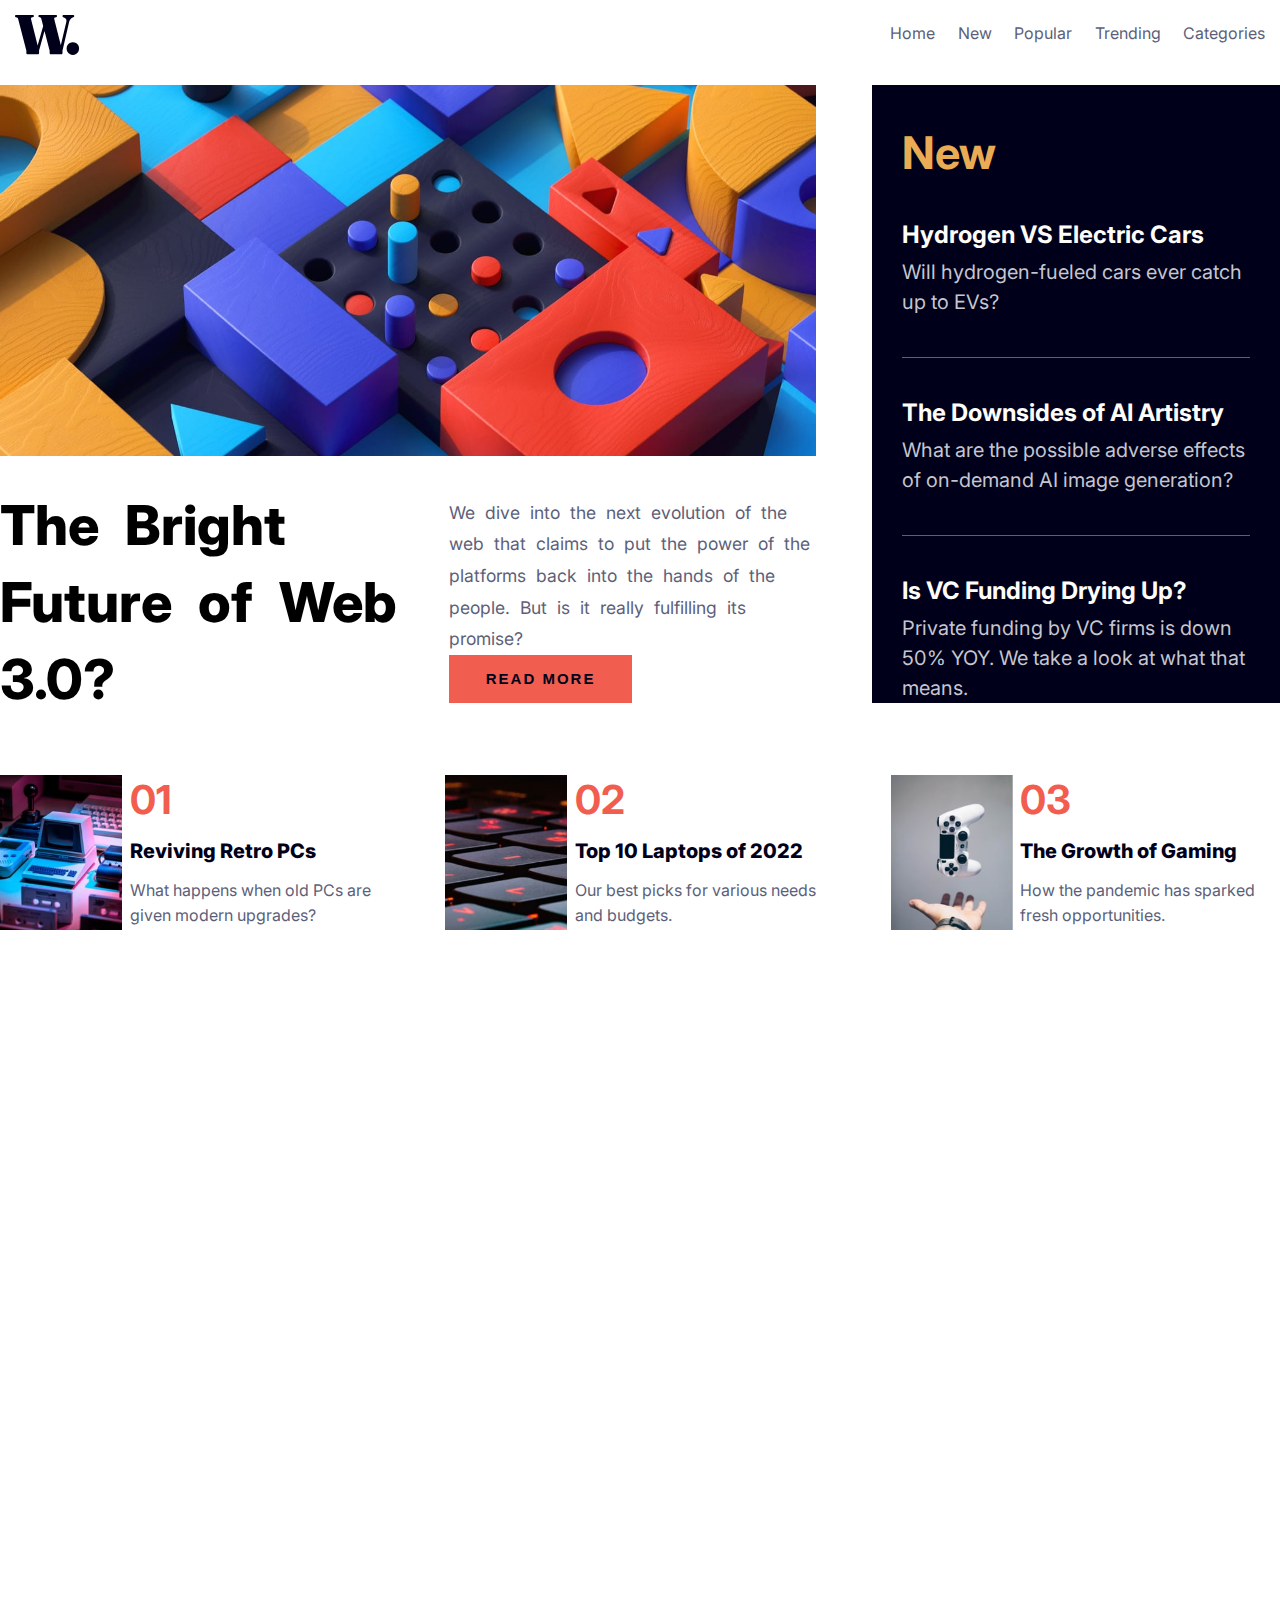
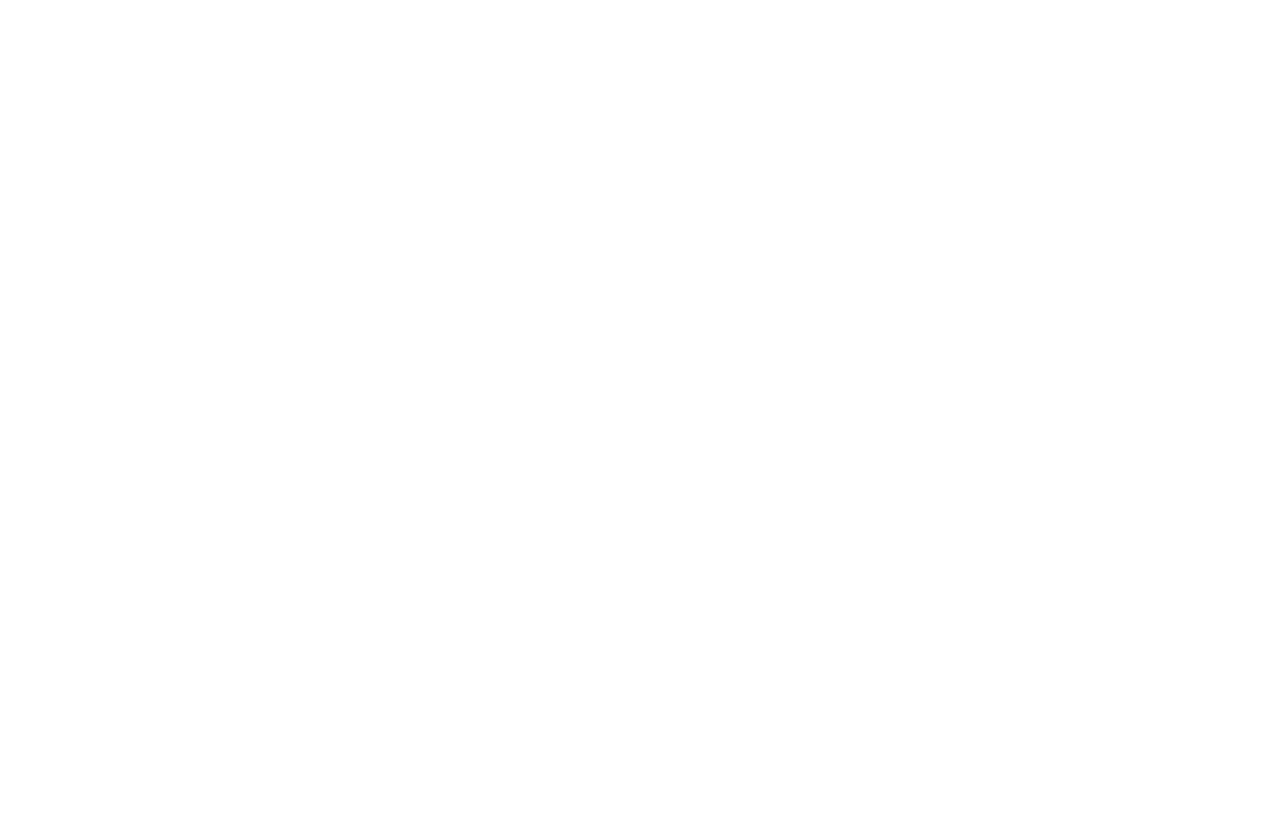
<file: index.html>
<html lang="en"><head>
  <meta charset="UTF-8">
  <meta name="viewport" content="width=device-width, initial-scale=1.0">
  <title>SIWES</title>
  <link rel="stylesheet" href="style.css">
  <link rel="stylesheet" href="https://fonts.googleapis.com/css2?family=Inter:wght@400;700;800&amp;display=swap">
</head>
<body>
  <nav>
    <div class="logo"><img src="assets/images/logo.svg" alt=""></div>
    <div class="links">
      <ul>
        <li><a href="#">Home</a></li>
        <li><a href="#">New</a></li>
        <li><a href="#">Popular</a></li>
        <li><a href="#">Trending</a></li>
        <li><a href="#">Categories</a></li>
      </ul>
    </div>
  </nav>
  <section class="main">
    <div class="mainone">
      <img class="mainimage" src="assets/images/image-web-3-desktop.jpg" alt="">
      <div class="texts">
        <h1>The Bright Future of Web 3.0?</h1>
        <div class="smalltext">
          <p>We dive into the next evolution of the web that claims to put the power of the platforms back into the hands of the people. But is it really fulfilling its promise?</p>
          <button>Read more</button>
        </div>
      </div>
    </div>
    <div class="maintwo">
      <h1 class="new-text">New</h1>
      <div class="new1">
        <h2>Hydrogen VS Electric Cars</h2>
        <p>Will hydrogen-fueled cars ever catch up to EVs?</p>
      </div>
      <hr>
      <div class="new1">
        <h2>The Downsides of AI Artistry</h2>
        <p>What are the possible adverse effects of on-demand AI image generation?</p>
      </div>
      <hr>
      <div class="new1">
        <h2>Is VC Funding Drying Up?</h2>
        <p>Private funding by VC firms is down 50% YOY. We take a look at what that means.</p>
      </div>
    </div>
  </section>
  <section class="downum">
    <div class="contain">
      <img src="assets/images/image-retro-pcs.jpg" alt="">
      <div class="words">
        <h1>01</h1>
        <h2>Reviving Retro PCs</h2>
        <p>What happens when old PCs are given modern upgrades?</p>
      </div>
    </div>
    <div class="contain">
      <img src="assets/images/image-top-laptops.jpg" alt="">
      <div class="words">
        <h1>02</h1>
        <h2>Top 10 Laptops of 2022</h2>
        <p>Our best picks for various needs and budgets.</p>
      </div>
    </div>
    <div class="contain">
      <img src="assets/images/image-gaming-growth.jpg" alt="">
      <div class="words">
        <h1>03</h1>
        <h2>The Growth of Gaming</h2>
        <p>How the pandemic has sparked fresh opportunities.</p>
      </div>
    </div>
  </section>
<!-- Code injected by live-server -->
<script>
	// <![CDATA[  <-- For SVG support
	if ('WebSocket' in window) {
		(function () {
			function refreshCSS() {
				var sheets = [].slice.call(document.getElementsByTagName("link"));
				var head = document.getElementsByTagName("head")[0];
				for (var i = 0; i < sheets.length; ++i) {
					var elem = sheets[i];
					var parent = elem.parentElement || head;
					parent.removeChild(elem);
					var rel = elem.rel;
					if (elem.href && typeof rel != "string" || rel.length == 0 || rel.toLowerCase() == "stylesheet") {
						var url = elem.href.replace(/(&|\?)_cacheOverride=\d+/, '');
						elem.href = url + (url.indexOf('?') >= 0 ? '&' : '?') + '_cacheOverride=' + (new Date().valueOf());
					}
					parent.appendChild(elem);
				}
			}
			var protocol = window.location.protocol === 'http:' ? 'ws://' : 'wss://';
			var address = protocol + window.location.host + window.location.pathname + '/ws';
			var socket = new WebSocket(address);
			socket.onmessage = function (msg) {
				if (msg.data == 'reload') window.location.reload();
				else if (msg.data == 'refreshcss') refreshCSS();
			};
			if (sessionStorage && !sessionStorage.getItem('IsThisFirstTime_Log_From_LiveServer')) {
				console.log('Live reload enabled.');
				sessionStorage.setItem('IsThisFirstTime_Log_From_LiveServer', true);
			}
		})();
	}
	else {
		console.error('Upgrade your browser. This Browser is NOT supported WebSocket for Live-Reloading.');
	}
	// ]]>
</script>

</body></html>
</file>
<file: style.css>
:root{
  --primary-color: hsl(5, 85%, 63%);
  --secondary-color: hsl(35, 77%, 62%);
  --font-size: 15px;
  --neutral1: hsl(36, 100%, 99%);
  --neutral2: hsl(233, 8%, 79%);
  --neutral3: hsl(236, 13%, 42%);
  --neutral4: hsl(240, 100%, 5%);
}
*{
  margin: 0;
  padding: 0;
  box-sizing: border-box;
}
/* html{
  border: 1px solid black;
} */
body{
  font-family: 'inter', sans-serif;
  font-weight: 400;
}

/* nav starts*/
nav{
  display: flex;
  justify-content: space-between;
  align-items: center;
  margin-right: 15px;
  margin-left: 15px;
  margin-top: 10px;
}
.logo{
  margin-top: 5px;
}
.links{
  width: 30%;
}
.links ul{
  display: flex;
  justify-content: space-between;
  align-items: center;
  list-style: none;
}
.links ul li a{
  text-decoration: none;
  color: var(--neutral3);
  transition: all 0.3s ease-in-out;
}
.links ul li a:hover{
  color: var(--secondary-color);
}
/* nav end */

/* first section starts */
.main{
  display: grid;
  grid-template-columns: 2fr 1fr;
  gap: 3.5rem;
  /* display: flex;
  justify-content: space-between;
  align-items: center; */
  margin-top: 30px;
  /* height: 550px; */
  max-height: 1200px;
  /* border: 2px solid rgb(248, 0, 0); */
}
.mainone{
  display: flex;
  flex-direction: column;
  align-items: center;
  justify-content: space-between;
  width: 100%;
  height: 100%;
  /* border: 2px solid rgb(0, 229, 61); */
}
.mainone img{
  width: 100%;
  height: 60%;
  /* margin-bottom: 20px; */
}
.texts{
  display: flex;
  justify-content: space-between;
  align-items: center;
  width: 100%;
  height: 35%;
  /* padding-left: 0.5%;
  padding-right: 0.5%; */
  /* border: 2px solid rgb(78, 8, 255); */
}
.texts h1{
  width: 50%;
  height: 100%;
  /* border: 1px solid black; */
  font-weight: 800;
  font-size: 55px;
  line-height: 1.4;
  word-spacing: 15px;
}
.smalltext{
  display: flex;
  flex-direction: column;
  justify-content: space-between;
  align-items: flex-start;
  width: 45%;
  height: 100%;
  font-weight: 400;
  color: var(--neutral3);
  /* border: 1px solid black; */
}
.smalltext p{
  font-size: 1.1rem;
  font-weight: 400;
  line-height: 1.8;
  word-spacing: 5px;
  margin-top: 10px;
}
.smalltext button{
  width: 50%;
  height: 50px;
  border: none;
  padding: 10px 20px;
  color: var(--neutral4);
  background-color: var(--primary-color);
  font-size: var(--font-size);
  /* margin-bottom: 10px; */
  text-transform: uppercase;
  font-weight: bold;
  cursor: pointer;
  letter-spacing: 2px;
  transition: all 0.3s ease-in-out;
}
.smalltext button:hover{
  background-color: var(--neutral4);
  color: var(--neutral1);
}
/* first section ends */

/* side section "new" start */
.maintwo{
  /* display: flex;
  flex-direction: column;
  justify-content: space-around;
  align-items: flex-start; */
  /* border: 1px solid black; */
  padding-left: 30px;
  padding-right: 30px;
  background-color: var(--neutral4);
  /* height: 100%; */
}
.new1{
  margin: 2.5rem 0;
}
.new-text{
  color: var(--secondary-color);
  font-weight: 700;
  font-size: 45px;
  margin: 2.5rem 0;
}
.new1 h2{
  color: var(--neutral1);
  font-weight: 700;
  margin-bottom: 0.5rem;
  cursor: pointer;
  transition: all 0.3s ease-in-out;
}
.new1 h2:hover{
  color: var(--secondary-color);
}
.new1 p{
  color: var(--neutral2);
  line-height: 30px;
  font-size: 20px;
  font-weight: 400;
}
hr{
  border: none;
  border-top: 1px solid var(--neutral3);
}
.maintwo> *:last-child{
  margin-bottom: 0;
}
/* side section "new" ends */

/* down section starts */
.downum{
  display: grid;
  grid-template-columns: 1fr 1fr 1fr;
  margin-top: 4.5rem;
  height: 155px;
  /* border: 1px solid black; */
  gap: 3.5rem;
  margin-bottom: 1500px;
}
.contain{
  display: grid;
  grid-template-columns: 1fr 2fr;
  /* border: 2px solid rgb(21, 164, 8); */
  height: 100%;
  /* gap: 1.8rem; */
}
.contain img{
  height: 155px;
  /* border: 2px solid rgb(13, 35, 225); */
}
/* .words{
  display: flex;
  justify-content: space-between;
  align-items: flex-start;
  flex-direction: column;
  border: 2px solid rgb(10, 223, 78);
} */
.words h1{
  font-size: 2.5rem;
  font-weight: 700;
  margin-bottom: 15px;
  color: var(--primary-color);
}
.words h2{
  font-size: 20px;
  font-weight: 800;
  margin-bottom: 15px;
  color: var(--neutral4);
  transition: all 0.3s ease-in-out;
  cursor: pointer;
}
.words h2:hover{
  color: var(--primary-color);
}
.words p{
  color: var(--neutral3);
  line-height: 25px;
}
/* down section starts */

/* responsive design */

@media(max-width: 318px) {
  .smalltext button{
    width: 70%;
  }
}
@media(max-width: 500px) {
  .links{
    display: none;
  }
  .mainimage {
    content: url('assets/images/image-web-3-mobile.jpg');
    /* border: 2px solid black; */
    height: auto;
  }
  .main{
    display: grid;
    grid-template-columns: 1fr;
    gap: 2.5rem;
    padding-left: 0.2rem;
    padding-right: 0.2rem;
    max-height: 1800px;
    /* border: 1px solid rgb(215, 36, 36); */

  }
  .texts{
    display: flex;
    justify-content: flex-start;
    align-items: center;
    flex-direction: column;
    height: auto;
    /* border: 1px solid black; */
  }
  .texts h1{
  width: 100%;
  height: auto;
  word-spacing: normal;
  line-height: normal;
  font-size: 3rem;
  /* border: 1px solid black; */
  }
  .smalltext{
    width: 100%;
    height: auto;
  }
  .smalltext p{
  font-size: 1.0rem;
  font-weight: 400;
  line-height: 1.5;
  word-spacing: normal;
  margin-top: 10px;
  }
  .smalltext button{
    margin-top: 20px;
    height: 55px;
  }
  .maintwo{
    padding-bottom: 30px;
  }
  .downum{
  display: grid;
  grid-template-columns: 1fr;
  padding-left: 0.2rem;
  padding-right: 0.2rem;
  /* border: 3px solid black; */
  height: auto;
  }
}
@media(min-width: 501px) and (max-width: 1268px) {
  .downum{
    gap: 0.5rem;
  }
  .contain{
    gap: 0.1rem;
  }
  .contain img{
  height: 125px;
  }
  .words h1{
    font-size: 1.5rem;
    margin-bottom: 1px;
  }
  .links{
    display: none;
  }
  .words h2{
    margin-bottom: 5px;
    font-size: 15px;
  }
}
@media(max-width: 1054px) and (min-width: 864px){
  .texts h1{
    font-size: 50px;
  }
  .smalltext button{
  width: 70%;  
  }
}
@media(max-width: 1048px) and (min-width: 964px){
  .texts h1{
    line-height: 5rem;
  }
}
@media(max-width: 864px) and (min-width: 500px){
  .main{
  display: grid;
  grid-template-columns: 1fr;
  }
  .smalltext button{
    height: 55px;
  }
}
</file>
